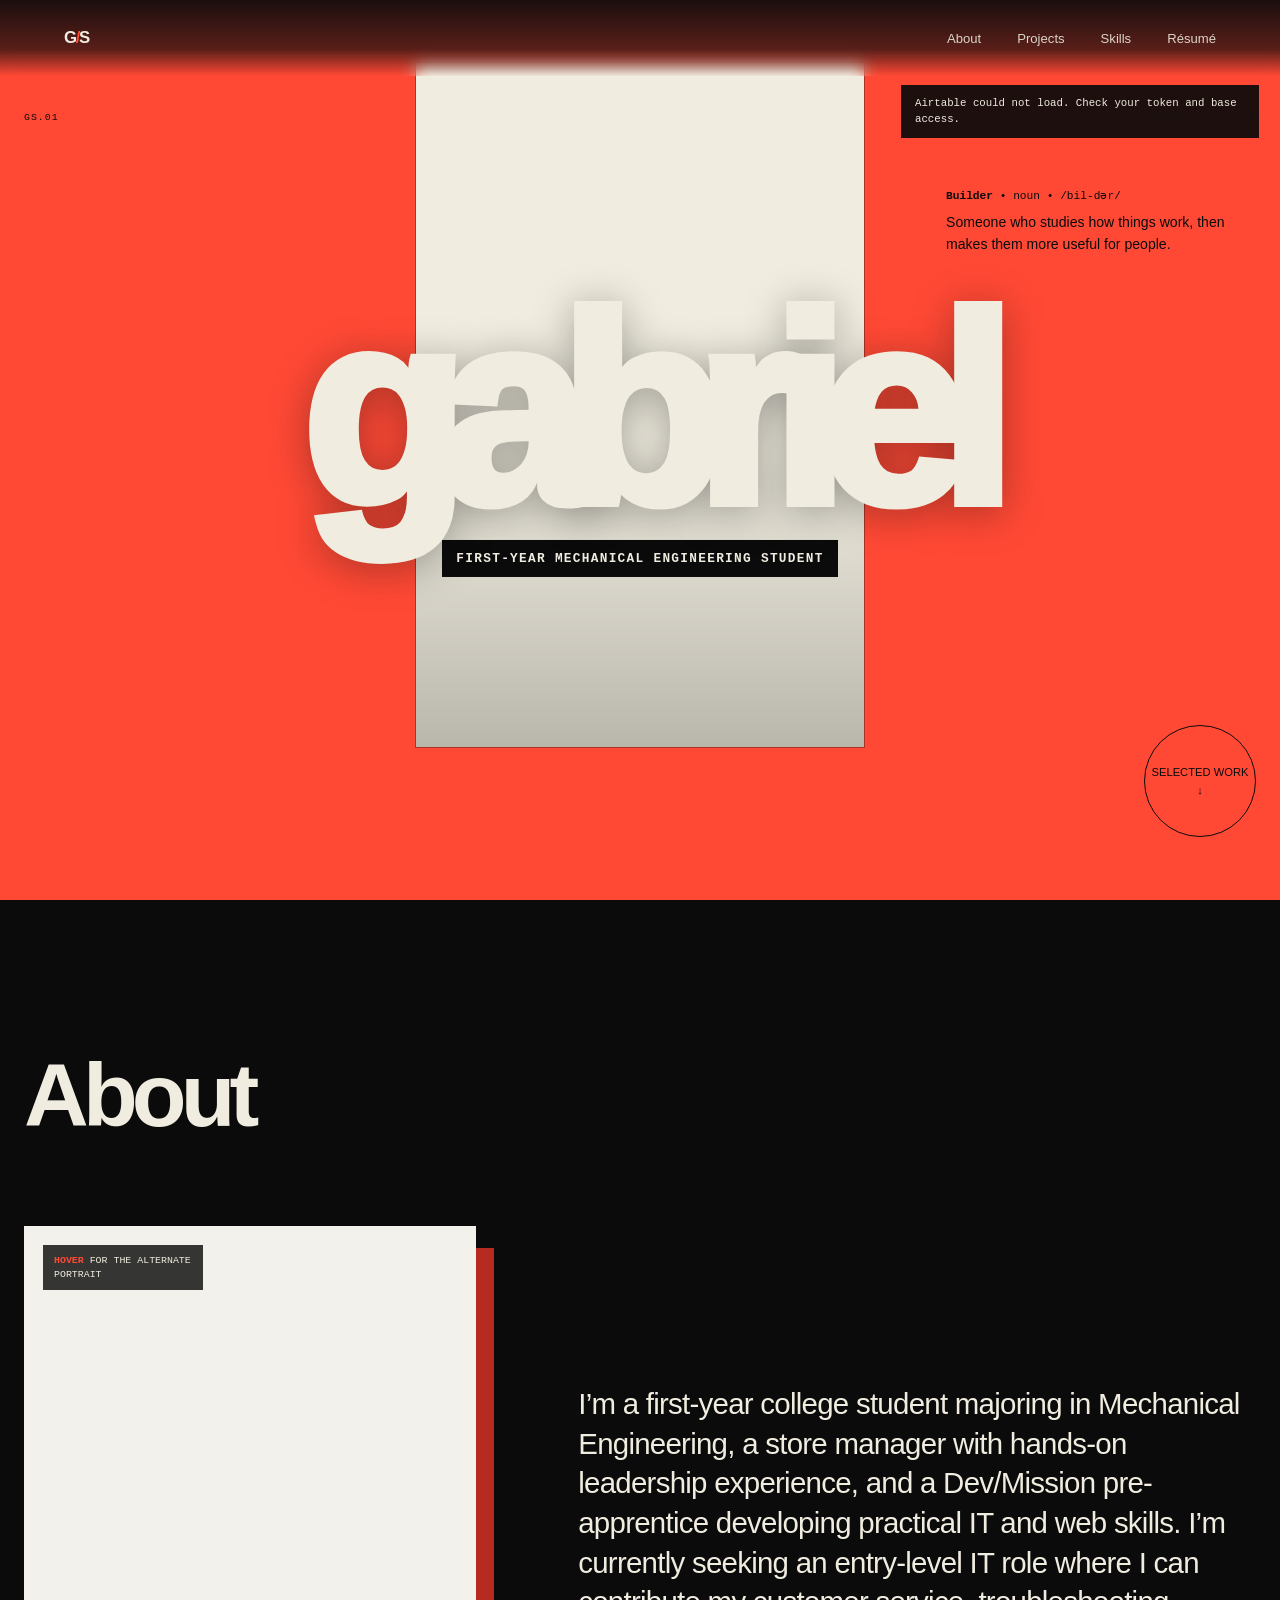
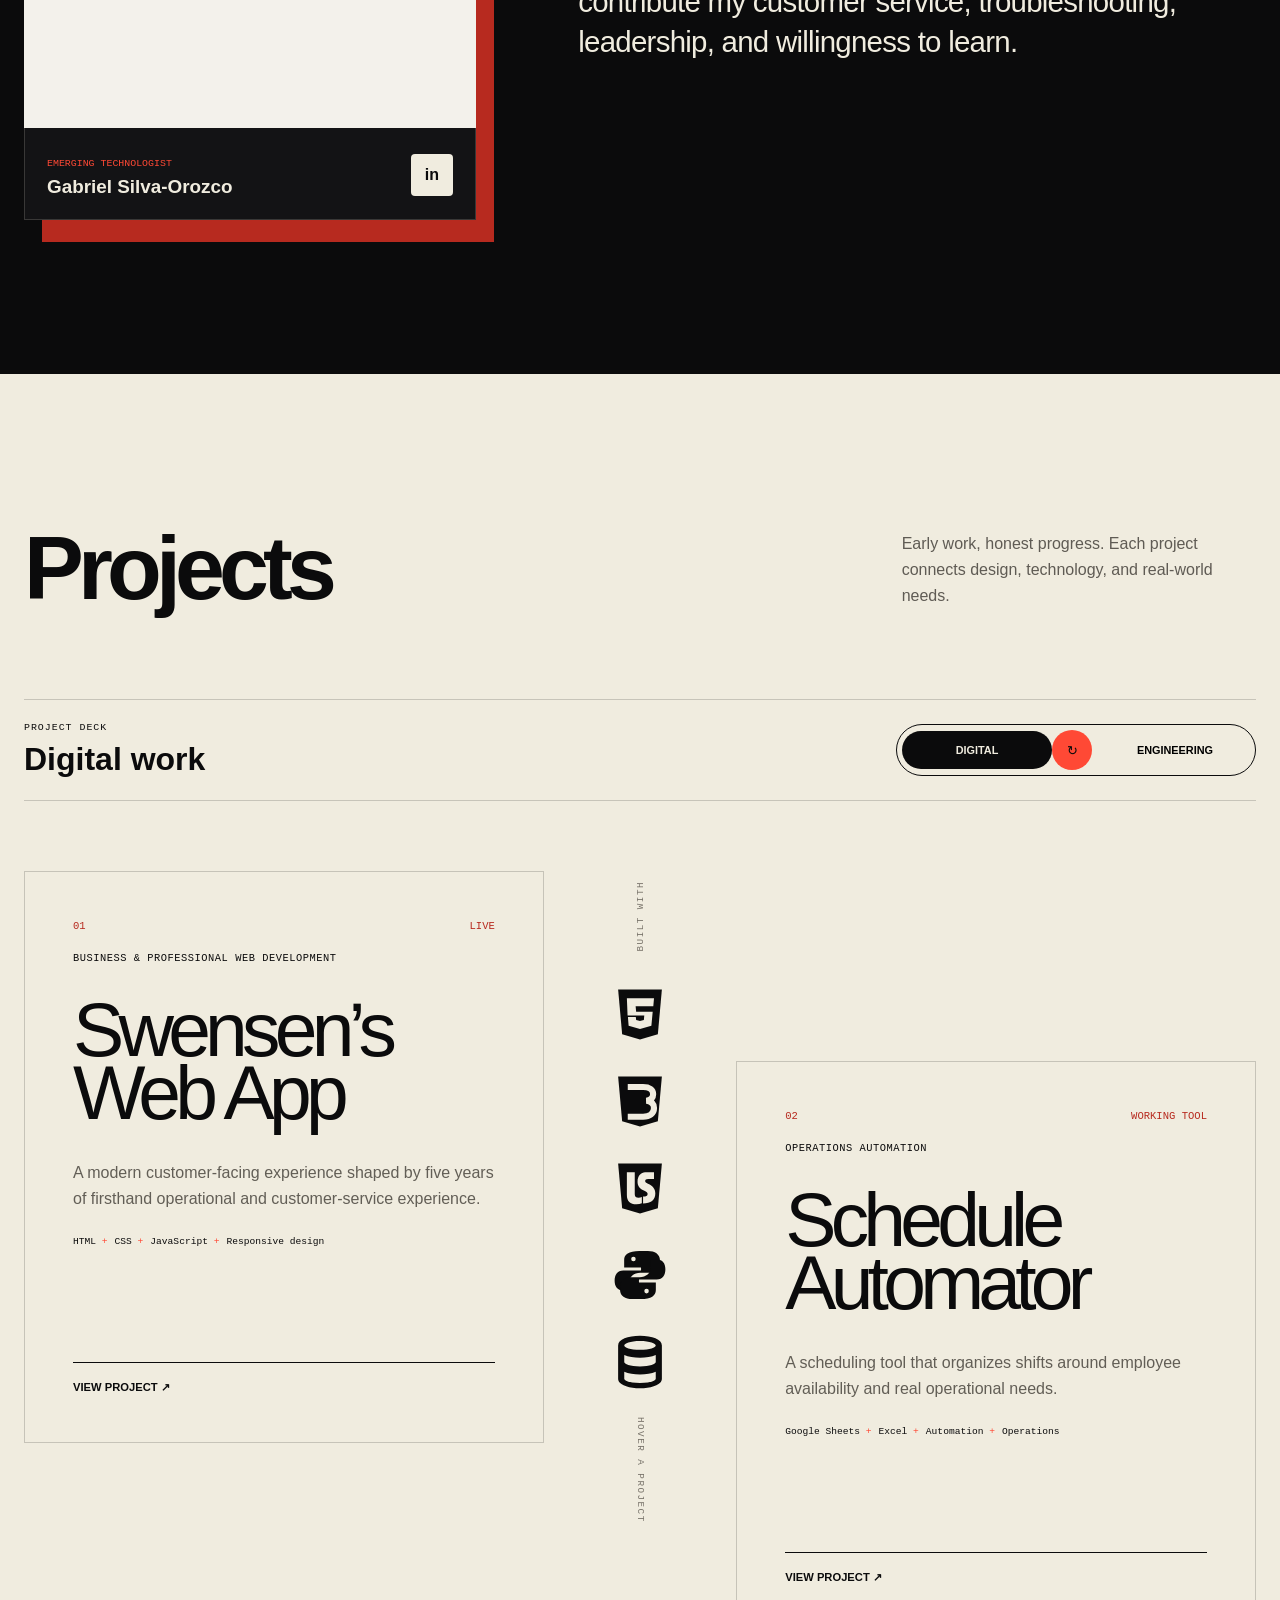
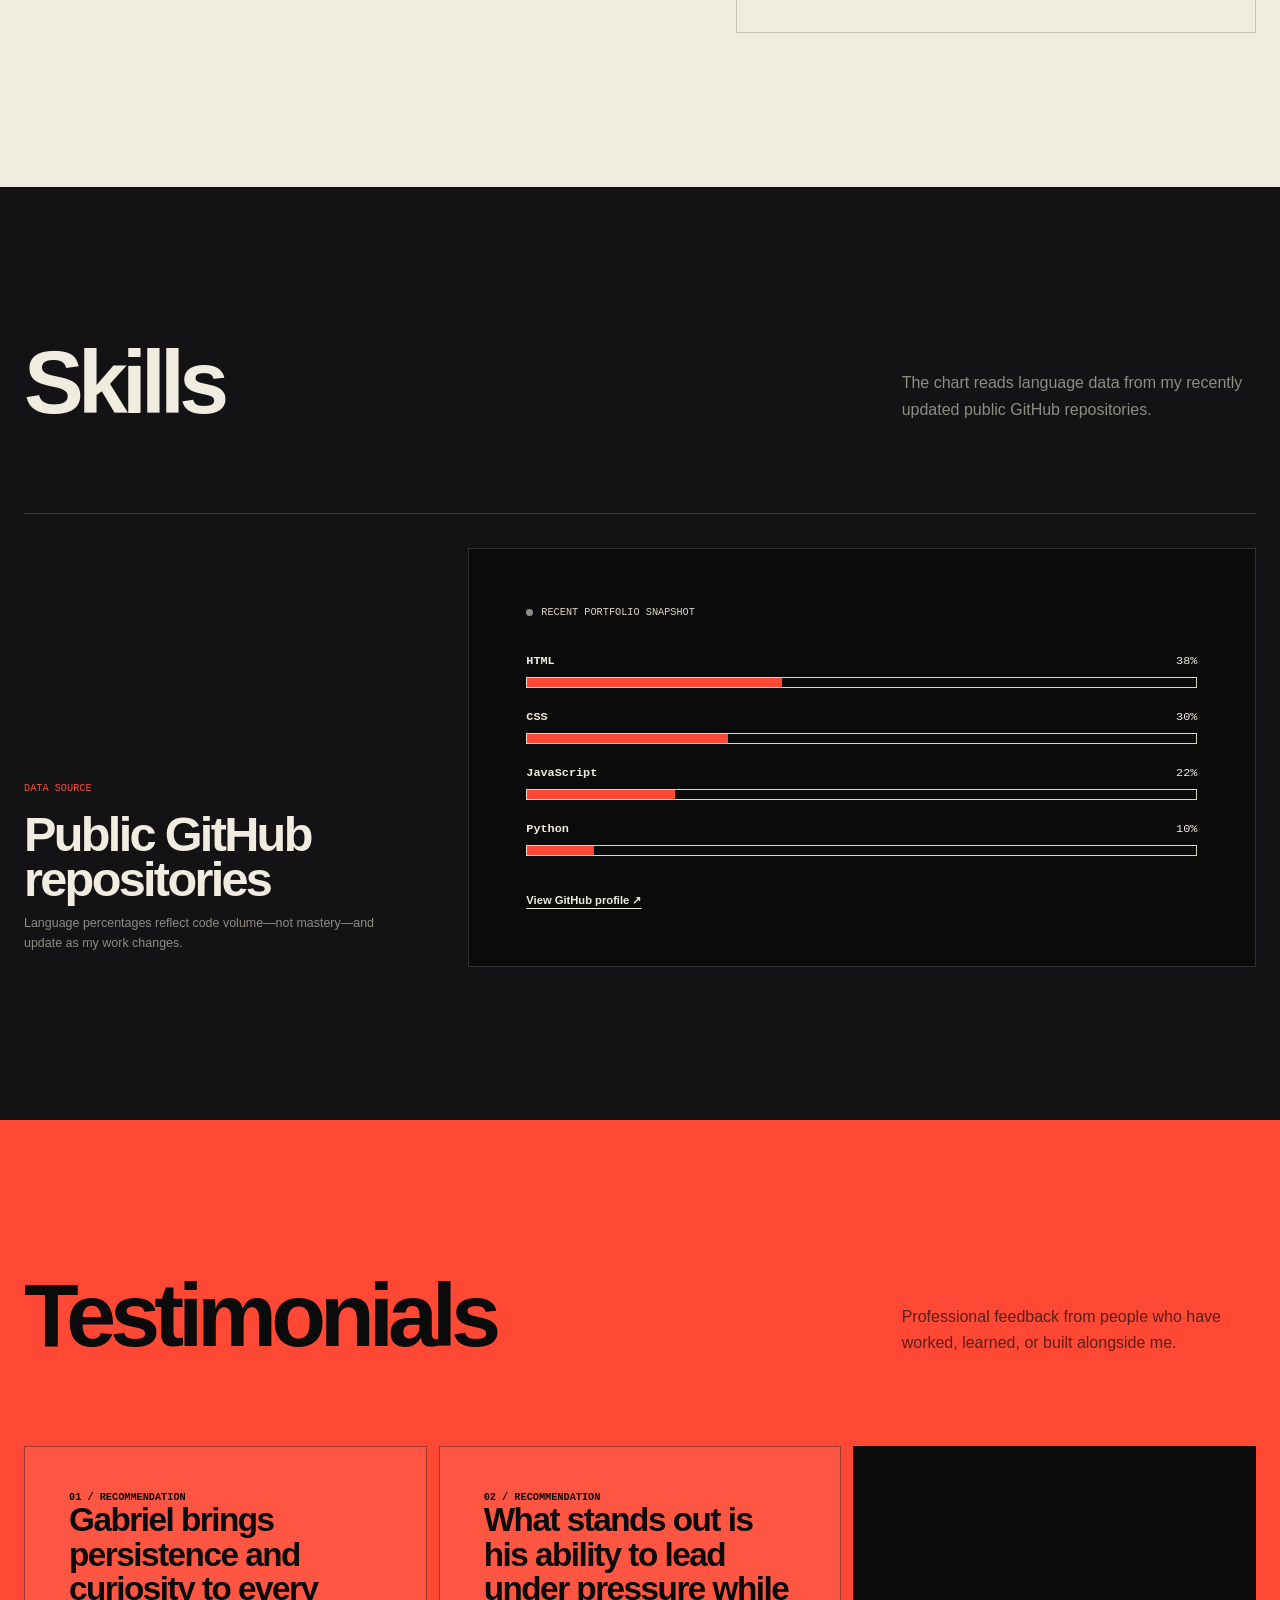
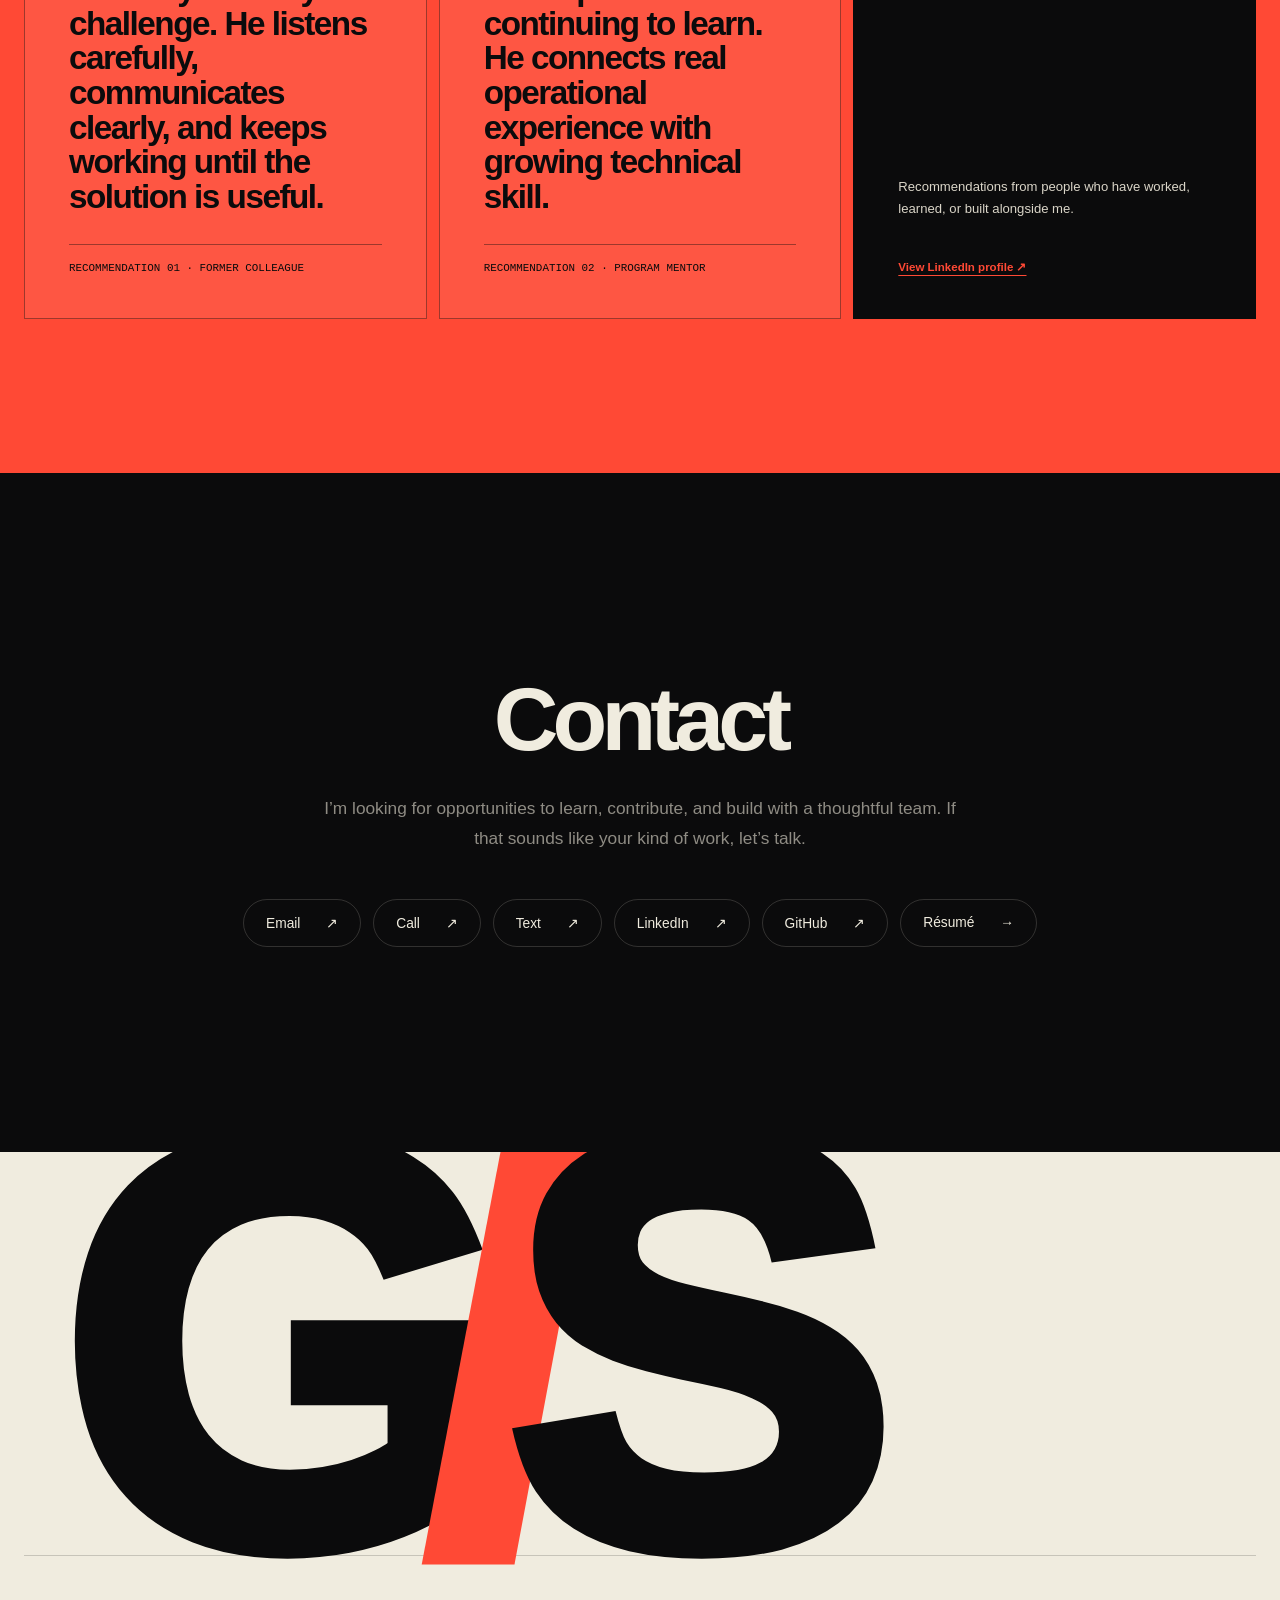
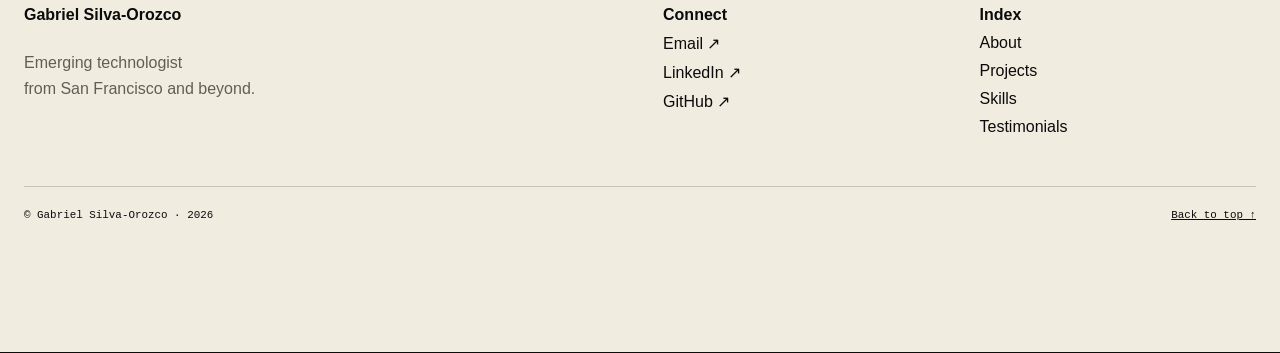
<file: index.html>
<!doctype html>
<html lang="en">
  <head>
    <meta charset="UTF-8" />
    <meta name="viewport" content="width=device-width, initial-scale=1.0" />
    <meta
      name="description"
      content="Gabriel Silva-Orozco — mechanical engineering student, store manager, and emerging technologist."
    />
    <title>Gabriel Silva-Orozco | Portfolio</title>
    <style>
:root {
  --ink: #0b0b0c;
  --panel: #131315;
  --paper: #f0ecdf;
  --paper-soft: #dad5c8;
  --muted: #8f8c84;
  --red: #ff4935;
  --red-dark: #b72a1f;
  --light-line: rgba(240, 236, 223, 0.17);
  --dark-line: rgba(11, 11, 12, 0.18);
  --max-width: 1240px;
}

* { box-sizing: border-box; }
html { scroll-behavior: smooth; scroll-padding-top: 80px; }
body { margin: 0; overflow-x: hidden; background: var(--ink); color: var(--paper); font-family: Arial, Helvetica, sans-serif; }
a { color: inherit; }
img { max-width: 100%; }
::selection { background: var(--red); color: var(--ink); }
.shell { width: min(calc(100% - 48px), var(--max-width)); margin-inline: auto; }

.site-nav { position: fixed; z-index: 50; inset: 0 0 auto; min-height: 76px; display: grid; grid-template-columns: auto 1fr; align-items: center; padding: 18px clamp(24px, 5vw, 72px); background: linear-gradient(to bottom, rgba(11,11,12,.94), rgba(11,11,12,.68) 65%, transparent); backdrop-filter: blur(8px); }
.brand { font-size: 1.05rem; font-weight: 900; letter-spacing: -.08em; text-decoration: none; }
.brand span { color: var(--red); }
.nav-links { justify-self: end; display: flex; gap: clamp(16px, 3vw, 36px); }
.nav-links a { position: relative; color: var(--paper-soft); font-size: .82rem; text-decoration: none; }
.nav-links a::after { content: ""; position: absolute; right: 100%; bottom: -7px; left: 0; height: 2px; background: var(--red); transition: right 180ms ease; }
.nav-links a:hover::after, .nav-links a:focus-visible::after { right: 0; }

.hero { min-height: 100svh; overflow: hidden; background: var(--red); color: var(--ink); }
.hero-stage { min-height: 100svh; position: relative; isolation: isolate; }
.hero-index { position: absolute; z-index: 6; top: 112px; right: 0; left: 0; display: flex; justify-content: space-between; font-family: monospace; font-size: .62rem; letter-spacing: .1em; text-transform: uppercase; }
.hero-image { position: absolute; z-index: 2; top: 7%; left: 50%; width: min(35vw, 480px); height: 76%; margin: 0; overflow: hidden; transform: translateX(-50%); background: var(--paper); box-shadow: 0 0 0 1px rgba(11,11,12,.35); }
.hero-image::after { content: ""; position: absolute; inset: 0; background: linear-gradient(to bottom, transparent 58%, rgba(11,11,12,.24)); }
.hero-image img { width: 100%; height: 100%; display: block; object-fit: cover; filter: saturate(.86) contrast(1.08); }
.hero-name { position: absolute; z-index: 4; top: 50%; left: 50%; width: 100%; transform: translate(-50%, -50%); text-align: center; pointer-events: none; }
.hero-name h1 { margin: 0; color: var(--paper); font-size: clamp(8rem, 21vw, 20rem); font-weight: 950; line-height: .68; letter-spacing: -.105em; text-shadow: 0 6px 40px rgba(11,11,12,.34); }
.hero-name p { width: max-content; max-width: 90%; margin: 34px auto 0; padding: 10px 14px; background: var(--ink); color: var(--paper); font-family: monospace; font-size: clamp(.64rem, 1vw, .82rem); font-weight: 750; letter-spacing: .1em; line-height: 1.35; text-transform: uppercase; }
.hero-definition { position: absolute; z-index: 4; top: 21%; right: 0; width: min(25vw, 310px); margin: 0; }
.hero-definition dt { font-family: monospace; font-size: .7rem; }
.hero-definition dd { margin: 10px 0 0; font-size: .88rem; line-height: 1.55; }
.hero-work-link { position: absolute; z-index: 5; right: 0; bottom: 7%; width: 112px; height: 112px; display: flex; flex-direction: column; align-items: center; justify-content: center; gap: 6px; border: 1px solid var(--ink); border-radius: 50%; color: var(--ink); font-size: .7rem; text-decoration: none; text-transform: uppercase; transition: background 180ms ease, color 180ms ease; }
.hero-work-link:hover { background: var(--ink); color: var(--red); }

.content-section { padding-block: clamp(90px, 12vw, 170px); }
.section-title { margin: 0 0 clamp(54px, 7vw, 92px); font-size: clamp(3.2rem, 7vw, 6.8rem); font-weight: 850; line-height: .92; letter-spacing: -.065em; }
.split-heading { display: grid; grid-template-columns: 1.5fr minmax(260px, .65fr); align-items: end; gap: 60px; margin-bottom: clamp(54px, 7vw, 92px); }
.split-heading .section-title { margin: 0; }
.split-heading > p { max-width: 530px; margin: 0; color: var(--muted); font-size: 1rem; line-height: 1.65; }

.about-grid { display: grid; grid-template-columns: .8fr 1.2fr; align-items: center; gap: clamp(48px, 8vw, 120px); }
.profile-card { width: min(100%, 460px); aspect-ratio: .76; position: relative; justify-self: center; outline: none; }
.profile-card:focus-visible { outline: 2px solid var(--red); outline-offset: 12px; }
.profile-card::after { content: ""; position: absolute; z-index: -1; inset: 22px -18px -22px 18px; background: var(--red-dark); }
.profile-photo { height: calc(100% - 92px); position: relative; overflow: visible; background: #f3f1eb; border: 1px solid var(--light-line); }
.professional-photo { width: 100%; height: 100%; display: block; object-fit: cover; object-position: center 18%; transition: filter 420ms ease, transform 650ms ease; }
.alternate-photo { position: absolute; z-index: 8; left: 50%; bottom: -4%; width: 142%; max-width: none; opacity: 0; transform: translateX(-50%) translateY(15%) scale(.78); transform-origin: bottom center; filter: drop-shadow(0 28px 28px rgba(0,0,0,.58)) drop-shadow(0 0 34px rgba(255,73,53,.25)); pointer-events: none; transition: opacity 220ms ease, transform 560ms cubic-bezier(.12,.9,.18,1.15); }
.profile-card:hover .professional-photo, .profile-card:focus-visible .professional-photo { filter: grayscale(.85) brightness(.33); transform: scale(1.03); }
.profile-card:hover .alternate-photo, .profile-card:focus-visible .alternate-photo { opacity: 1; transform: translateX(-50%) translateY(-7%) scale(1.06); }
.profile-cue { position: absolute; z-index: 3; top: 18px; left: 18px; max-width: 160px; padding: 9px 11px; background: rgba(11,11,12,.82); color: var(--paper); font-family: monospace; font-size: .62rem; line-height: 1.4; text-transform: uppercase; }
.profile-cue b { color: var(--red); }
.profile-plate { min-height: 92px; display: flex; align-items: center; justify-content: space-between; gap: 22px; padding: 20px 22px 18px; border: 1px solid var(--light-line); border-top: 0; background: var(--panel); }
.profile-plate span { color: var(--red); font-family: monospace; font-size: .62rem; text-transform: uppercase; }
.profile-plate h3 { margin: 6px 0 0; font-size: 1.18rem; }
.linkedin-button { width: 42px; height: 42px; display: grid; flex: 0 0 auto; place-items: center; border-radius: 4px; background: var(--paper); color: var(--ink); font-weight: 900; text-decoration: none; }
.linkedin-button:hover { background: var(--red); }
.about-copy { margin: 0; color: var(--paper); font-size: clamp(1.35rem, 2.3vw, 2rem); line-height: 1.35; letter-spacing: -.025em; }

.projects-section { background: var(--paper); color: var(--ink); }
.projects-section .split-heading > p { color: #5f5b54; }
.project-controls { display: flex; align-items: center; justify-content: space-between; gap: 30px; margin-bottom: 70px; padding-block: 22px; border-block: 1px solid var(--dark-line); }
.project-controls > div { display: grid; gap: 8px; }
.project-controls > div span { font-family: monospace; font-size: .62rem; letter-spacing: .1em; text-transform: uppercase; }
.project-controls strong { font-size: 2rem; }
.project-toggle { min-width: 360px; display: grid; grid-template-columns: 1fr 48px 1fr; align-items: center; gap: 0; padding: 5px; border: 1px solid var(--ink); border-radius: 999px; background: transparent; cursor: pointer; }
.project-toggle span { padding: 13px 12px; border-radius: 999px; font-size: .68rem; font-weight: 750; text-transform: uppercase; }
.project-toggle span.active { background: var(--ink); color: var(--paper); }
.project-toggle i { width: 40px; height: 40px; display: grid; place-items: center; border-radius: 50%; background: var(--red); color: var(--ink); font-style: normal; transition: transform 450ms ease; }
.project-toggle.engineering i { transform: rotate(180deg); }
.project-panel { grid-template-columns: minmax(0,1fr) 90px minmax(0,1fr); align-items: start; gap: clamp(26px, 4vw, 62px); }
.project-panel.active { display: grid; animation: deck-in 420ms ease both; }
.project-panel[hidden] { display: none; }
@keyframes deck-in { from { opacity: 0; transform: rotateY(20deg); } to { opacity: 1; transform: rotateY(0); } }
.project-card { border: 1px solid var(--dark-line); transition: background 180ms ease, color 180ms ease; }
.project-card-right { margin-top: 190px; }
.project-card > a { min-height: 570px; display: flex; flex-direction: column; padding: clamp(28px, 4vw, 48px); color: inherit; text-decoration: none; }
.project-card:hover, .project-card:focus-within { background: var(--ink); color: var(--paper); }
.project-top { display: flex; justify-content: space-between; gap: 30px; color: var(--red-dark); font-family: monospace; font-size: .66rem; text-transform: uppercase; }
.project-category { margin: 20px 0 0; font-family: monospace; font-size: .65rem; letter-spacing: .05em; text-transform: uppercase; }
.project-card h3 { margin: 34px 0 0; font-size: clamp(3rem, 6vw, 6.5rem); font-weight: 500; line-height: .82; letter-spacing: -.075em; }
.project-description { max-width: 440px; margin: 36px 0 0; color: #625e56; line-height: 1.6; }
.project-card:hover .project-description { color: var(--paper-soft); }
.tags { display: flex; flex-wrap: wrap; gap: 7px; margin-top: 25px; }
.tags span { font-family: monospace; font-size: .6rem; }
.tags span:not(:last-child)::after { content: " +"; color: var(--red); }
.project-action { margin-top: auto; padding-top: 18px; border-top: 1px solid currentColor; font-size: .7rem; text-transform: uppercase; }
.technology-spine { position: sticky; top: 105px; display: flex; flex-direction: column; align-items: center; gap: 23px; padding-block: 10px; }
.spine-label, .spine-hint { writing-mode: vertical-rl; color: #777269; font-family: monospace; font-size: .58rem; letter-spacing: .16em; text-transform: uppercase; }
.spine-label { margin-bottom: 8px; transform: rotate(180deg); }
.technology-icon { width: 64px; min-height: 64px; display: grid; place-items: center; position: relative; color: var(--ink); outline: none; cursor: help; transition: color 180ms ease; }
.technology-icon svg { width: 56px; height: 56px; display: block; }
.technology-icon:hover, .technology-icon:focus-visible, .technology-icon.highlighted { color: var(--red-dark); }
.icon-tooltip { position: absolute; z-index: 5; top: 50%; left: calc(100% + 10px); width: max-content; padding: 6px 8px; border: 1px solid var(--ink); background: var(--paper); color: var(--ink); font-family: monospace; font-size: .58rem; font-weight: 750; text-transform: uppercase; opacity: 0; transform: translate(-5px,-50%); pointer-events: none; transition: opacity 150ms ease, transform 150ms ease; }
.technology-icon:hover .icon-tooltip, .technology-icon:focus-visible .icon-tooltip { opacity: 1; transform: translate(0,-50%); }
.build-note { min-height: 480px; display: flex; flex-direction: column; justify-content: end; padding: clamp(26px,3.5vw,46px); border: 1px dashed var(--dark-line); }
.build-note > span { color: var(--red-dark); font-family: monospace; font-size: .64rem; text-transform: uppercase; }
.build-note h3 { margin: auto 0 22px; font-size: clamp(2rem,4vw,4rem); line-height: .9; letter-spacing: -.06em; }
.build-note p { color: #625e56; line-height: 1.62; }

.skills-section { background: var(--panel); }
.skills-grid { display: grid; grid-template-columns: minmax(220px,.62fr) minmax(0,1.38fr); align-items: stretch; gap: clamp(36px,7vw,100px); padding-top: 34px; border-top: 1px solid var(--light-line); }
.skills-note { display: flex; flex-direction: column; justify-content: end; }
.skills-note > span { color: var(--red); font-family: monospace; font-size: .64rem; text-transform: uppercase; }
.skills-note strong { max-width: 320px; margin-top: 18px; font-size: clamp(1.9rem,3.8vw,3.7rem); line-height: .92; letter-spacing: -.055em; }
.skills-note p { max-width: 380px; color: var(--muted); font-size: .78rem; line-height: 1.6; }
.skills-chart { padding: clamp(28px,4.5vw,58px); border: 1px solid var(--light-line); background: var(--ink); }
.skills-status { display: flex; align-items: center; gap: 8px; color: var(--paper-soft); font-family: monospace; font-size: .64rem; text-transform: uppercase; }
.skills-status span { width: 7px; height: 7px; border-radius: 50%; background: var(--muted); }
.skills-status.live span { background: #35b86b; box-shadow: 0 0 0 4px rgba(53,184,107,.14); }
.skills-bars { display: grid; gap: 22px; margin-top: 36px; }
.skill-row > div { display: flex; justify-content: space-between; margin-bottom: 9px; font-family: monospace; font-size: .74rem; }
.skill-track { height: 11px; display: block; overflow: hidden; border: 1px solid var(--paper-soft); }
.skill-track i { height: 100%; display: block; background: var(--red); transition: width 550ms ease; }
.skills-chart > a { display: inline-block; margin-top: 38px; font-size: .7rem; font-weight: 750; text-underline-offset: 4px; }

.testimonials-section { background: var(--red); color: var(--ink); }
.testimonials-section .split-heading > p { color: rgba(11,11,12,.68); }
.testimonial-grid { display: grid; grid-template-columns: repeat(3,minmax(0,1fr)); gap: 12px; }
.testimonial-card, .testimonial-note { min-height: 420px; padding: clamp(25px,3.5vw,44px); border: 1px solid rgba(11,11,12,.4); }
.testimonial-card { display: flex; flex-direction: column; background: rgba(240,236,223,.08); }
.testimonial-card > span { font-family: monospace; font-size: .64rem; font-weight: 750; text-transform: uppercase; }
.testimonial-card blockquote { margin: auto 0 30px; font-size: clamp(1.55rem,2.6vw,2.7rem); font-weight: 760; line-height: 1.04; letter-spacing: -.045em; }
.testimonial-card p { margin: 0; padding-top: 17px; border-top: 1px solid rgba(11,11,12,.4); font-family: monospace; font-size: .68rem; text-transform: uppercase; }
.testimonial-note { display: flex; flex-direction: column; justify-content: end; background: var(--ink); color: var(--paper); }
.testimonial-note p { color: var(--paper-soft); font-size: .82rem; line-height: 1.65; }
.testimonial-note a { margin-top: 28px; color: var(--red); font-size: .72rem; font-weight: 750; text-underline-offset: 4px; }

.contact-section { padding-block: clamp(100px,16vw,220px); text-align: center; }
.contact-section .section-title { margin-bottom: 0; }
.contact-section > p { max-width: 650px; margin: 34px auto 0; color: var(--muted); font-size: 1.08rem; line-height: 1.7; }
.contact-links { display: flex; flex-wrap: wrap; justify-content: center; gap: 12px; margin-top: 46px; }
.contact-links a { padding: 15px 22px; border: 1px solid var(--light-line); border-radius: 999px; font-size: .86rem; text-decoration: none; transition: background 180ms ease, color 180ms ease; }
.contact-links a:hover { background: var(--red); color: var(--ink); }
.contact-links span { margin-left: 22px; }

.footer { min-height: 800px; position: relative; overflow: hidden; background: var(--paper); color: var(--ink); }
.footer-mark { margin: 0; padding-inline: clamp(16px,4vw,60px); color: var(--ink); font-size: min(45vw,43rem); font-weight: 950; line-height: .7; letter-spacing: -.14em; white-space: nowrap; }
.footer-mark span { color: var(--red); }
.footer-grid { display: grid; grid-template-columns: 1.3fr .6fr .6fr; gap: 40px; padding-block: 50px; border-top: 1px solid var(--dark-line); }
.footer-grid p { color: #625e56; line-height: 1.6; }
.footer-grid > div { display: flex; flex-direction: column; gap: 10px; }
.footer-grid a { width: max-content; text-decoration: none; }
.footer-grid a:hover { color: var(--red-dark); }
.footer-base { display: flex; justify-content: space-between; padding-block: 22px; border-top: 1px solid var(--dark-line); font-family: monospace; font-size: .68rem; }

.technology-readout { position: fixed; z-index: 70; bottom: 22px; left: 50%; width: max-content; max-width: calc(100vw - 32px); padding: 9px 13px; background: rgba(240,236,223,.92); color: var(--red); font-size: clamp(1.35rem,3.1vw,2.65rem); font-weight: 820; letter-spacing: -.045em; opacity: 0; transform: translate(-50%,18px); pointer-events: none; backdrop-filter: blur(10px); transition: opacity 160ms ease, transform 160ms ease; }
.technology-readout.visible { opacity: 1; transform: translate(-50%,0); }
.technology-readout sup { margin-left: 4px; font-size: .42em; vertical-align: super; }
.click-pulse { position: fixed; z-index: 100; width: 12px; height: 12px; border: 2px solid var(--red); border-radius: 50%; transform: translate(-50%,-50%); pointer-events: none; animation: pulse-out 500ms ease-out forwards; }
@keyframes pulse-out { to { width: 70px; height: 70px; opacity: 0; } }

@media (max-width: 900px) {
  .about-grid, .skills-grid { grid-template-columns: 1fr; }
  .project-panel.active { grid-template-columns: 1fr; }
  .technology-spine { position: sticky; z-index: 8; top: 66px; grid-row: 1; flex-direction: row; justify-content: center; gap: 12px; padding: 12px; background: rgba(240,236,223,.92); border-block: 1px solid var(--dark-line); backdrop-filter: blur(14px); }
  .spine-label, .spine-hint { writing-mode: initial; }
  .spine-label { margin: 0; transform: none; }
  .spine-hint, .icon-tooltip { display: none; }
  .project-card-right { margin-top: 0; }
  .testimonial-grid { grid-template-columns: 1fr 1fr; }
  .testimonial-note { grid-column: 1/-1; min-height: 230px; }
}

@media (max-width: 680px) {
  .shell { width: calc(100% - 32px); }
  .site-nav { min-height: 58px; padding: 14px 16px; gap: 16px; }
  .nav-links { gap: 15px; overflow-x: auto; }
  .nav-links a { font-size: .72rem; white-space: nowrap; }
  .hero, .hero-stage { min-height: 900px; }
  .hero-index { top: 90px; }
  .hero-image { top: 13%; width: 61vw; height: 49%; }
  .hero-name { top: 40%; }
  .hero-name h1 { font-size: clamp(6rem,28vw,10rem); }
  .hero-name p { margin-top: 22px; font-size: .56rem; }
  .hero-definition { top: auto; right: 0; bottom: 24%; width: 47%; }
  .hero-work-link { width: 78px; height: 78px; font-size: .55rem; }
  .section-title { font-size: clamp(2.8rem,14vw,4.6rem); }
  .split-heading { grid-template-columns: 1fr; gap: 28px; }
  .profile-card { width: min(100% - 10px,420px); aspect-ratio: .71; margin-bottom: 36px; }
  .project-controls { align-items: stretch; flex-direction: column; }
  .project-toggle { width: 100%; min-width: 0; }
  .project-card > a { min-height: 430px; }
  .technology-spine { margin-inline: -16px; overflow-x: auto; justify-content: flex-start; padding-inline: 16px; }
  .technology-icon { width: 46px; min-height: 46px; flex: 0 0 auto; }
  .technology-icon svg { width: 42px; height: 42px; }
  .testimonial-grid { grid-template-columns: 1fr; }
  .testimonial-note { grid-column: auto; }
  .footer { min-height: 700px; }
  .footer-mark { font-size: 52vw; }
  .footer-grid { grid-template-columns: 1fr 1fr; }
  .footer-grid > div:first-child { grid-column: 1/-1; }
}

@media (prefers-reduced-motion: reduce) {
  html { scroll-behavior: auto; }
  *, *::before, *::after { animation: none !important; transition: none !important; }
}

/* Dedicated HTML resume page - no PDF or resume asset required */
.resume-page { min-height: 100dvh; overflow: auto; background: #d5d0c5; color: #121212; font-family: Georgia, "Times New Roman", serif; }
.resume-toolbar { position: sticky; z-index: 20; top: 0; min-height: 64px; display: grid; grid-template-columns: 1fr auto 1fr; align-items: center; gap: 20px; padding: 12px clamp(16px, 4vw, 48px); border-bottom: 1px solid var(--light-line); background: var(--ink); color: var(--paper); font-family: Arial, Helvetica, sans-serif; }
.resume-toolbar a, .resume-toolbar button { width: max-content; padding: 0; border: 0; background: transparent; color: inherit; font: inherit; font-size: .72rem; font-weight: 750; text-decoration: none; text-transform: uppercase; cursor: pointer; }
.resume-toolbar a:hover, .resume-toolbar a:focus-visible, .resume-toolbar button:hover, .resume-toolbar button:focus-visible { color: var(--red); }
.resume-toolbar p { margin: 0; font-family: monospace; font-size: .68rem; letter-spacing: .06em; text-align: center; text-transform: uppercase; }
.resume-toolbar p span { color: var(--red); }
.resume-back { justify-self: start; }
.resume-back span { margin-right: 8px; color: var(--red); }
.resume-print { justify-self: end; }
.resume-print span { margin-left: 8px; color: var(--red); }
.resume-shell { width: min(calc(100% - 36px), 1060px); margin: 38px auto 60px; }
.html-resume { padding: clamp(38px, 6vw, 70px); background: #fff; box-shadow: 0 18px 60px rgba(0, 0, 0, .2); }
.resume-heading { margin-bottom: 22px; text-align: center; }
.resume-heading h1 { margin: 0; font-size: clamp(2rem, 4vw, 3.15rem); line-height: 1; letter-spacing: -.025em; }
.resume-contact { display: flex; flex-wrap: wrap; justify-content: center; gap: 4px 9px; margin-top: 10px; font-size: .88rem; font-style: normal; line-height: 1.45; }
.resume-contact a, .html-resume h3 a { color: inherit; text-decoration-color: transparent; text-underline-offset: 3px; transition: color 160ms ease, text-decoration-color 160ms ease; }
.resume-contact a:hover, .resume-contact a:focus-visible, .html-resume h3 a:hover, .html-resume h3 a:focus-visible { color: var(--red-dark); text-decoration-color: currentColor; }
.resume-section { margin-top: 21px; }
.resume-section h2 { margin: 0 0 8px; padding-bottom: 5px; border-bottom: 1px solid #585858; font-size: .98rem; letter-spacing: .025em; line-height: 1; text-transform: uppercase; }
.resume-item + .resume-item { margin-top: 18px; }
.resume-item-heading { display: grid; grid-template-columns: minmax(0, 1fr) auto; align-items: baseline; gap: 18px; }
.resume-item-heading h3 { margin: 0; font-size: .92rem; line-height: 1.3; }
.resume-item-heading h3 em { font-weight: 600; }
.resume-item-heading time { font-size: .84rem; white-space: nowrap; }
.html-resume ul { margin: 4px 0 0 31px; padding: 0; }
.html-resume li { margin-top: 3px; padding-left: 5px; font-size: .86rem; line-height: 1.32; }
.resume-skills { margin-top: 0 !important; }

@media (max-width: 700px) {
  .resume-toolbar { min-height: 58px; grid-template-columns: 1fr 1fr; }
  .resume-toolbar p { display: none; }
  .resume-shell { width: 100%; margin: 0; }
  .html-resume { padding: 30px 20px 44px; box-shadow: none; }
  .resume-contact { font-size: .78rem; }
  .resume-item-heading { grid-template-columns: 1fr; gap: 3px; }
  .resume-item-heading time { font-style: italic; }
  .html-resume ul { margin-left: 24px; }
}

@media print {
  @page { size: letter; margin: .42in .5in; }
  .resume-page { background: #fff; }
  .resume-toolbar { display: none; }
  .resume-shell { width: auto; margin: 0; }
  .html-resume { padding: 0; box-shadow: none; }
  .resume-heading { margin-bottom: 9px; }
  .resume-heading h1 { font-size: 19pt; }
  .resume-contact { margin-top: 4px; font-size: 8.2pt; }
  .resume-section { margin-top: 8px; break-inside: avoid; }
  .resume-section h2 { margin-bottom: 4px; padding-bottom: 2px; font-size: 9.3pt; }
  .resume-item + .resume-item { margin-top: 7px; }
  .resume-item-heading h3 { font-size: 8.5pt; }
  .resume-item-heading time { font-size: 8pt; }
  .html-resume ul { margin-top: 1px; margin-left: 24px; }
  .html-resume li { margin-top: 1px; font-size: 7.75pt; line-height: 1.16; }
  .resume-contact a, .html-resume h3 a { text-decoration: none; }
}


/* Airtable connection message */
.airtable-status {
  position: fixed;
  z-index: 90;
  top: 84px;
  right: 20px;
  max-width: min(360px, calc(100vw - 40px));
  padding: 11px 14px;
  border: 1px solid rgba(240, 236, 223, .26);
  background: rgba(11, 11, 12, .93);
  color: var(--paper);
  font-family: monospace;
  font-size: .67rem;
  line-height: 1.45;
  opacity: 1;
  transform: translateY(0);
  backdrop-filter: blur(12px);
  transition: opacity 220ms ease, transform 220ms ease;
}
.airtable-status:empty { display: none; }
.airtable-status.success { border-color: rgba(53, 184, 107, .7); }
.airtable-status.error { border-color: var(--red); }
.airtable-status.hide { opacity: 0; transform: translateY(-8px); pointer-events: none; }

    </style>
  </head>

  <body>
    <nav class="site-nav" aria-label="Main navigation">
      <a class="brand" href="#top" aria-label="Gabriel Silva-Orozco home">G<span>/</span>S</a>
      <div class="nav-links">
        <a href="#about">About</a>
        <a href="#projects">Projects</a>
        <a href="#skills">Skills</a>
        <a href="resume.html">Résumé</a>
      </div>
    </nav>

    <div id="airtable-status" class="airtable-status" role="status" aria-live="polite"></div>

    <main id="top">
      <header class="hero">
        <div class="hero-stage shell">
          <div class="hero-index">
            <span>GS.01</span>
            <span>San Francisco · 2026</span>
          </div>

          <figure class="hero-image">
            <img id="hero-image" src="[data-uri]" alt="Mechanical engineering tools and components" />
          </figure>

          <div class="hero-name">
            <h1>gabriel</h1>
            <p>First-year mechanical engineering student</p>
          </div>

          <dl class="hero-definition">
            <dt><strong>Builder</strong> <span>• noun •</span> /bil-dər/</dt>
            <dd>Someone who studies how things work, then makes them more useful for people.</dd>
          </dl>

          <a class="hero-work-link" href="#projects">
            <span>Selected work</span>
            <b aria-hidden="true">↓</b>
          </a>
        </div>
      </header>

      <section id="about" class="content-section shell">
        <h2 class="section-title">About</h2>

        <div class="about-grid">
          <div class="profile-card" tabindex="0" aria-label="Gabriel's profile card; hover to see the alternate image">
            <div class="profile-photo">
              <img id="professional-photo" class="professional-photo" src="[data-uri]" alt="Gabriel Silva-Orozco in professional attire" />
              <img id="alternate-photo" class="alternate-photo" src="[data-uri]" alt="" aria-hidden="true" />
              <span class="profile-cue"><b>Hover</b> for the alternate portrait</span>
            </div>
            <div class="profile-plate">
              <div>
                <span>Emerging technologist</span>
                <h3>Gabriel Silva-Orozco</h3>
              </div>
              <a class="linkedin-button" href="https://www.linkedin.com/in/gabriel-silva-orozco/" target="_blank" rel="noreferrer" aria-label="Gabriel on LinkedIn">in</a>
            </div>
          </div>

          <p class="about-copy">
            I’m a first-year college student majoring in Mechanical Engineering,
            a store manager with hands-on leadership experience, and a Dev/Mission
            pre-apprentice developing practical IT and web skills. I’m currently
            seeking an entry-level IT role where I can contribute my customer
            service, troubleshooting, leadership, and willingness to learn.
          </p>
        </div>
      </section>

      <section id="projects" class="content-section projects-section">
        <div class="shell">
          <div class="split-heading">
            <h2 class="section-title">Projects</h2>
            <p>Early work, honest progress. Each project connects design, technology, and real-world needs.</p>
          </div>

          <div class="project-controls">
            <div>
              <span>Project deck</span>
              <strong id="deck-title">Digital work</strong>
            </div>
            <button id="project-toggle" class="project-toggle" type="button" aria-pressed="false">
              <span class="digital-label active">Digital</span>
              <i aria-hidden="true">↻</i>
              <span class="engineering-label">Engineering</span>
            </button>
          </div>

          <div id="digital-panel" class="project-panel active" data-project-panel="digital">
            <article class="project-card" data-tech="html css javascript">
              <a href="https://gsilva0r-gif.github.io/swensens-webapp/" target="_blank" rel="noreferrer">
                <div class="project-top"><span>01</span><span>Live</span></div>
                <p class="project-category">Business & professional web development</p>
                <h3>Swensen’s<br />Web App</h3>
                <p class="project-description">A modern customer-facing experience shaped by five years of firsthand operational and customer-service experience.</p>
                <div class="tags"><span>HTML</span><span>CSS</span><span>JavaScript</span><span>Responsive design</span></div>
                <strong class="project-action">View project ↗</strong>
              </a>
            </article>

            <div class="technology-spine" aria-label="Digital technologies">
              <span class="spine-label">Built with</span>

              <div class="technology-icon" data-language="html" data-label="HTML5" tabindex="0" role="img" aria-label="HTML5">
                <svg viewBox="0 0 64 64" aria-hidden="true"><path d="M7 4h50l-4.6 51.2L32 61 11.6 55.2 7 4Z" fill="currentColor"/><path d="M17 14h31l-.8 9H27l.6 6.5h18.9L45 45.3 32 49l-13-3.7-.8-10h9l.4 3.5L32 40l4.4-1.2.5-5H17.8L17 14Z" fill="var(--paper)"/></svg>
                <span class="icon-tooltip">HTML5</span>
              </div>

              <div class="technology-icon" data-language="css" data-label="CSS3" tabindex="0" role="img" aria-label="CSS3">
                <svg viewBox="0 0 64 64" aria-hidden="true"><path d="M7 4h50l-4.6 51.2L32 61 11.6 55.2 7 4Z" fill="currentColor"/><path d="M18 16h17.5c7.4 0 11.5 3.1 11.5 8.2 0 4.1-2.6 6.6-7.5 7.6 5.3.8 8.5 3.7 8.5 8.2 0 6.1-4.8 10-12.5 10H18" fill="none" stroke="var(--paper)" stroke-width="7"/></svg>
                <span class="icon-tooltip">CSS3</span>
              </div>

              <div class="technology-icon" data-language="javascript" data-label="JavaScript" tabindex="0" role="img" aria-label="JavaScript">
                <svg viewBox="0 0 64 64" aria-hidden="true"><path d="M7 4h50l-4.6 51.2L32 61 11.6 55.2 7 4Z" fill="currentColor"/><path d="M17 14h9v25c0 2.7 1.5 4 4.4 4 1.4 0 2.6-.3 3.7-.8v7.1c-1.8.8-3.8 1.2-6.2 1.2-7.2 0-10.9-3.5-10.9-10.6V14Zm20.8 0H48v7.8h-6.8c-2.2 0-3.3.8-3.3 2.3 0 1.2 1 2.2 3.2 3.1 5.6 2.3 8.4 6 8.4 11.1 0 7.5-5.1 11.4-14 11.4v-7.9c3.5 0 5.2-1 5.2-3 0-1.4-1.2-2.6-3.7-3.6-5.2-2.1-7.8-5.6-7.8-10.4 0-6.8 4.2-10.8 8.6-10.8Z" fill="var(--paper)"/></svg>
                <span class="icon-tooltip">JavaScript</span>
              </div>

              <div class="technology-icon" data-language="python" data-label="Python" tabindex="0" role="img" aria-label="Python">
                <svg viewBox="0 0 64 64" aria-hidden="true"><path d="M31.2 4.5c-12.3 0-17.3 4-17.3 10.4v8.4h19.3v3.5H13C5.9 26.8 3 32 3 38.6c0 6.5 3.3 11 9.3 11h7.2v-8.8c0-6.7 5.8-11.3 12.8-11.3h12c5.8 0 10.5-4.8 10.5-10.6v-4C54.8 8.2 48.9 4.5 41 4.5h-9.8Z" fill="currentColor"/><path d="M32.8 59.5c12.3 0 17.3-4 17.3-10.4v-8.4H30.8v-3.5H51c7.1 0 10-5.2 10-11.8 0-6.5-3.3-11-9.3-11h-7.2v8.8c0 6.7-5.8 11.3-12.8 11.3h-12c-5.8 0-10.5 4.8-10.5 10.6v4c0 6.7 5.9 10.4 13.8 10.4h9.8Z" fill="currentColor"/><circle cx="24.5" cy="13.6" r="2.6" fill="var(--paper)"/><circle cx="39.5" cy="50.4" r="2.6" fill="var(--paper)"/></svg>
                <span class="icon-tooltip">Python</span>
              </div>

              <div class="technology-icon" data-language="sql" data-label="SQL" tabindex="0" role="img" aria-label="SQL">
                <svg viewBox="0 0 64 64" aria-hidden="true"><path d="M7 13c0-7 11.2-11 25-11s25 4 25 11v38c0 7-11.2 11-25 11S7 58 7 51V13Zm7 0c0 2.2 6.6 5 18 5s18-2.8 18-5-6.6-5-18-5-18 2.8-18 5Zm0 11v8c0 2.2 6.6 5 18 5s18-2.8 18-5v-8c-4.7 2.1-11.1 3.2-18 3.2S18.7 26.1 14 24Zm0 19v8c0 2.2 6.6 5 18 5s18-2.8 18-5v-8c-4.7 2.1-11.1 3.2-18 3.2S18.7 45.1 14 43Z" fill="currentColor"/></svg>
                <span class="icon-tooltip">SQL</span>
              </div>

              <span class="spine-hint">Hover a project</span>
            </div>

            <article class="project-card project-card-right" data-tech="javascript">
              <a href="https://docs.google.com/spreadsheets/d/1fjEqyc4e33UIAadg1tFZUYMX7yfgcJqtTVAh4wqL4iY/edit?gid=1660838043#gid=1660838043" target="_blank" rel="noreferrer">
                <div class="project-top"><span>02</span><span>Working tool</span></div>
                <p class="project-category">Operations automation</p>
                <h3>Schedule<br />Automator</h3>
                <p class="project-description">A scheduling tool that organizes shifts around employee availability and real operational needs.</p>
                <div class="tags"><span>Google Sheets</span><span>Excel</span><span>Automation</span><span>Operations</span></div>
                <strong class="project-action">View project ↗</strong>
              </a>
            </article>
          </div>

          <div id="engineering-panel" class="project-panel" data-project-panel="engineering" hidden>
            <article class="project-card" data-tech="cplusplus">
              <a href="https://www.tinkercad.com/things/9JSItyZtF6Z-jet-engine?sharecode=TPyVzHDORbgQ36go2lEeisJea-gsWdklJTL23bNisBQ" target="_blank" rel="noreferrer">
                <div class="project-top"><span>E.01</span><span>Interactive model</span></div>
                <p class="project-category">Mechanical engineering · 3D design</p>
                <h3>Jet Engine</h3>
                <p class="project-description">A Tinkercad jet-engine model exploring mechanical form, component relationships, spatial reasoning, and iterative prototype design.</p>
                <div class="tags"><span>C++</span><span>Tinkercad</span><span>Mechanical design</span><span>Simulation</span></div>
                <strong class="project-action">View project ↗</strong>
              </a>
            </article>

            <div class="technology-spine" aria-label="Engineering technologies">
              <span class="spine-label">Built with</span>
              <div class="technology-icon" data-language="cplusplus" data-label="C++" tabindex="0" role="img" aria-label="C++">
                <svg viewBox="0 0 64 64" aria-hidden="true"><path d="M32 3 58 18v28L32 61 6 46V18L32 3Z" fill="currentColor"/><path d="M34 20.5c-1.8-1.4-3.9-2.1-6.3-2.1-7.7 0-12.7 5.3-12.7 13.6s5 13.6 12.7 13.6c2.5 0 4.8-.8 6.7-2.3l-4-6.2c-.8.6-1.6.9-2.6.9-3.1 0-5-2.1-5-6s1.9-6 5-6c1 0 1.9.3 2.7.9l3.5-6.4Zm4.5 4.7h4v4h4v4h-4v4h-4v-4h-4v-4h4v-4Zm10 0h4v4h4v4h-4v4h-4v-4h-4v-4h4v-4Z" fill="var(--paper)"/></svg>
                <span class="icon-tooltip">C++</span>
              </div>
              <span class="spine-hint">Hover a project</span>
            </div>

            <aside class="build-note">
              <span>Build queue / 02+</span>
              <h3>The workshop is just opening.</h3>
              <p>Future mechanisms, Arduino prototypes, test rigs, and CAD studies will join this side as they are built.</p>
            </aside>
          </div>
        </div>
      </section>

      <section id="skills" class="content-section skills-section">
        <div class="shell">
          <div class="split-heading">
            <h2 class="section-title">Skills</h2>
            <p>The chart reads language data from my recently updated public GitHub repositories.</p>
          </div>

          <div class="skills-grid">
            <div class="skills-note">
              <span>Data source</span>
              <strong>Public GitHub repositories</strong>
              <p>Language percentages reflect code volume—not mastery—and update as my work changes.</p>
            </div>
            <div class="skills-chart">
              <div id="skills-status" class="skills-status"><span></span> Reading public repositories…</div>
              <div id="skills-bars" class="skills-bars" aria-live="polite"></div>
              <a href="https://github.com/gsilva0r-gif" target="_blank" rel="noreferrer">View GitHub profile ↗</a>
            </div>
          </div>
        </div>
      </section>

      <section id="testimonials" class="content-section testimonials-section">
        <div class="shell">
          <div class="split-heading">
            <h2 class="section-title">Testimonials</h2>
            <p>Professional feedback from people who have worked, learned, or built alongside me.</p>
          </div>
          <div id="testimonial-grid" class="testimonial-grid"></div>
        </div>
      </section>

      <section id="contact" class="contact-section shell">
        <h2 class="section-title">Contact</h2>
        <p>I’m looking for opportunities to learn, contribute, and build with a thoughtful team. If that sounds like your kind of work, let’s talk.</p>
        <div class="contact-links">
          <a href="https://mail.google.com/mail/?view=cm&fs=1&to=gsilva0r.sf@gmail.com&su=Portfolio%20inquiry" target="_blank" rel="noreferrer">Email <span>↗</span></a>
          <a href="tel:+14156665141">Call <span>↗</span></a>
          <a href="sms:+14156665141">Text <span>↗</span></a>
          <a href="https://www.linkedin.com/in/gabriel-silva-orozco/" target="_blank" rel="noreferrer">LinkedIn <span>↗</span></a>
          <a href="https://github.com/gsilva0r-gif" target="_blank" rel="noreferrer">GitHub <span>↗</span></a>
          <a href="resume.html">Résumé <span>→</span></a>
        </div>
      </section>
    </main>

    <footer class="footer">
      <p class="footer-mark" aria-hidden="true">G<span>/</span>S</p>
      <div class="footer-grid shell">
        <div><strong>Gabriel Silva-Orozco</strong><p>Emerging technologist<br />from San Francisco and beyond.</p></div>
        <div><strong>Connect</strong><a href="mailto:gsilva0r.sf@gmail.com">Email ↗</a><a href="https://www.linkedin.com/in/gabriel-silva-orozco/" target="_blank">LinkedIn ↗</a><a href="https://github.com/gsilva0r-gif" target="_blank">GitHub ↗</a></div>
        <div><strong>Index</strong><a href="#about">About</a><a href="#projects">Projects</a><a href="#skills">Skills</a><a href="#testimonials">Testimonials</a></div>
      </div>
      <div class="footer-base shell"><span>© Gabriel Silva-Orozco · 2026</span><a href="#top">Back to top ↑</a></div>
    </footer>

    <div id="technology-readout" class="technology-readout" aria-live="polite"></div>
    <script>
/* ================================================================
   AIRTABLE SETUP - THIS IS THE ONLY PART YOU NEED TO EDIT

   1. Go to https://airtable.com/create/tokens
   2. Create a token with data.records:read only.
   3. Give it access only to "Gabriel Portfolio Content".
   4. Paste the token between the quotation marks below.

   Do not send your token to anyone. Paste it only in your own copy.
================================================================ */

const AIRTABLE_CONFIG = {
  token: "patXn1FvA8ndJUICW.aa538aef1a9cf4be961d45de94e99e359206716e917191f17b6193163f514d61",
  baseId: "appQSbYY74TqhYVpi",
  mediaTable: "Site Media",
  testimonialsTable: "Testimonials"
};

const portfolioContent = {
  testimonials: [
    {
      name: "Recommendation 01",
      relationship: "Former colleague",
      quote: "Gabriel brings persistence and curiosity to every challenge. He listens carefully, communicates clearly, and keeps working until the solution is useful.",
      linkedin: ""
    },
    {
      name: "Recommendation 02",
      relationship: "Program mentor",
      quote: "What stands out is his ability to lead under pressure while continuing to learn. He connects real operational experience with growing technical skill.",
      linkedin: ""
    }
  ]
};

/* ================================================================
   WEBSITE CODE
   You usually do not need to edit anything below this line.
================================================================ */

const fallbackSkills = [
  { name: "HTML", percent: 38 },
  { name: "CSS", percent: 30 },
  { name: "JavaScript", percent: 22 },
  { name: "Python", percent: 10 }
];

function renderTestimonials(testimonials) {
  const testimonialGrid = document.querySelector("#testimonial-grid");
  testimonialGrid.innerHTML = "";

  testimonials.forEach((testimonial, index) => {
    const article = document.createElement("article");
    article.className = "testimonial-card";

    const number = document.createElement("span");
    number.textContent = `${String(index + 1).padStart(2, "0")} / Recommendation`;

    const quote = document.createElement("blockquote");
    quote.textContent = testimonial.quote;

    const attribution = document.createElement("p");
    if (testimonial.linkedin) {
      const link = document.createElement("a");
      link.href = testimonial.linkedin;
      link.target = "_blank";
      link.rel = "noreferrer";
      link.textContent = testimonial.name;
      attribution.append(link);
    } else {
      attribution.append(testimonial.name);
    }

    if (testimonial.relationship) {
      attribution.append(` · ${testimonial.relationship}`);
    }

    article.append(number, quote, attribution);
    testimonialGrid.append(article);
  });

  const note = document.createElement("aside");
  note.className = "testimonial-note";
  note.innerHTML = `
    <p>Recommendations from people who have worked, learned, or built alongside me.</p>
    <a href="https://www.linkedin.com/in/gabriel-silva-orozco/" target="_blank" rel="noreferrer">View LinkedIn profile ↗</a>
  `;
  testimonialGrid.append(note);
}

function applyEditableContent() {
  renderTestimonials(portfolioContent.testimonials);
}

function showAirtableStatus(message, type = "") {
  const status = document.querySelector("#airtable-status");
  status.textContent = message;
  status.className = `airtable-status ${type}`.trim();

  if (type === "success") {
    window.setTimeout(() => status.classList.add("hide"), 2600);
  }
}

async function fetchAirtableRecords(tableName) {
  const table = encodeURIComponent(tableName);
  const url = `https://api.airtable.com/v0/${AIRTABLE_CONFIG.baseId}/${table}?pageSize=100`;
  const response = await fetch(url, {
    headers: {
      Authorization: `Bearer ${AIRTABLE_CONFIG.token.trim()}`
    }
  });

  if (!response.ok) {
    throw new Error(`Airtable returned ${response.status}`);
  }

  const data = await response.json();
  return data.records || [];
}

function applyAirtableImages(records) {
  const imageSlots = {
    hero_image: "#hero-image",
    professional_photo: "#professional-photo",
    alternate_photo: "#alternate-photo"
  };

  records.forEach((record) => {
    const fields = record.fields || {};
    if (fields.Active === false) return;

    const selector = imageSlots[fields.Key];
    if (!selector) return;

    const attachment = Array.isArray(fields.Image) ? fields.Image[0] : null;
    const imageUrl = attachment?.url || fields["Built-in Image Data"];
    if (!imageUrl) return;

    const image = document.querySelector(selector);
    image.src = imageUrl;
    if (fields["Alt Text"] && selector !== "#alternate-photo") {
      image.alt = fields["Alt Text"];
    }
  });
}

function applyAirtableTestimonials(records) {
  const testimonials = records
    .map((record) => record.fields || {})
    .filter((fields) => fields.Active !== false && fields.Quote)
    .sort((a, b) => (a["Display Order"] || 999) - (b["Display Order"] || 999))
    .map((fields) => ({
      name: fields.Name || "Recommendation",
      relationship: fields.Relationship || "",
      quote: fields.Quote,
      linkedin: fields["LinkedIn URL"] || ""
    }));

  if (testimonials.length) {
    renderTestimonials(testimonials);
  }
}

async function loadAirtableContent() {
  const token = AIRTABLE_CONFIG.token.trim();

  if (!token || token.includes("PASTE_YOUR")) {
    showAirtableStatus("Paste your read-only Airtable token near the top of index.html.", "error");
    return;
  }

  showAirtableStatus("Loading pictures and testimonials from Airtable…");

  try {
    const [mediaRecords, testimonialRecords] = await Promise.all([
      fetchAirtableRecords(AIRTABLE_CONFIG.mediaTable),
      fetchAirtableRecords(AIRTABLE_CONFIG.testimonialsTable)
    ]);

    applyAirtableImages(mediaRecords);
    applyAirtableTestimonials(testimonialRecords);
    showAirtableStatus("Airtable content loaded.", "success");
  } catch (error) {
    console.error(error);
    showAirtableStatus("Airtable could not load. Check your token and base access.", "error");
  }
}

function setupProjectDeck() {
  const button = document.querySelector("#project-toggle");
  const digitalPanel = document.querySelector("#digital-panel");
  const engineeringPanel = document.querySelector("#engineering-panel");
  const title = document.querySelector("#deck-title");
  const digitalLabel = button.querySelector(".digital-label");
  const engineeringLabel = button.querySelector(".engineering-label");
  let engineeringIsOpen = false;

  button.addEventListener("click", () => {
    engineeringIsOpen = !engineeringIsOpen;

    digitalPanel.hidden = engineeringIsOpen;
    engineeringPanel.hidden = !engineeringIsOpen;
    digitalPanel.classList.toggle("active", !engineeringIsOpen);
    engineeringPanel.classList.toggle("active", engineeringIsOpen);
    digitalLabel.classList.toggle("active", !engineeringIsOpen);
    engineeringLabel.classList.toggle("active", engineeringIsOpen);
    button.classList.toggle("engineering", engineeringIsOpen);
    button.setAttribute("aria-pressed", String(engineeringIsOpen));
    title.textContent = engineeringIsOpen ? "Engineering builds" : "Digital work";
  });
}

function setupTechnologyInteractions() {
  const icons = [...document.querySelectorAll(".technology-icon")];
  const readout = document.querySelector("#technology-readout");

  function showReadout(icon) {
    const visiblePanel = icon.closest(".project-panel");
    const panelIcons = [...visiblePanel.querySelectorAll(".technology-icon")];
    const number = String(panelIcons.indexOf(icon) + 1).padStart(2, "0");
    readout.innerHTML = `${icon.dataset.label}<sup>(${number})</sup>`;
    readout.classList.add("visible");
  }

  function hideReadout() {
    readout.classList.remove("visible");
  }

  icons.forEach((icon) => {
    icon.addEventListener("mouseenter", () => showReadout(icon));
    icon.addEventListener("mouseleave", hideReadout);
    icon.addEventListener("focus", () => showReadout(icon));
    icon.addEventListener("blur", hideReadout);
  });

  document.querySelectorAll(".project-card[data-tech]").forEach((card) => {
    const languages = card.dataset.tech.split(" ");

    function highlight() {
      const panel = card.closest(".project-panel");
      panel.querySelectorAll(".technology-icon").forEach((icon) => {
        icon.classList.toggle("highlighted", languages.includes(icon.dataset.language));
      });
    }

    function clearHighlight() {
      card.closest(".project-panel").querySelectorAll(".technology-icon").forEach((icon) => {
        icon.classList.remove("highlighted");
      });
    }

    card.addEventListener("mouseenter", highlight);
    card.addEventListener("mouseleave", clearHighlight);
    card.addEventListener("focusin", highlight);
    card.addEventListener("focusout", clearHighlight);
  });
}

function renderSkills(skills, status) {
  const statusElement = document.querySelector("#skills-status");
  const barsElement = document.querySelector("#skills-bars");

  statusElement.classList.toggle("live", status === "live");
  statusElement.innerHTML = `<span></span>${status === "live" ? "Live GitHub language data" : "Recent portfolio snapshot"}`;
  barsElement.innerHTML = "";

  skills.forEach((skill) => {
    const row = document.createElement("div");
    row.className = "skill-row";
    row.innerHTML = `
      <div><b>${skill.name}</b><span>${skill.percent}%</span></div>
      <span class="skill-track"><i style="width:${skill.percent}%"></i></span>
    `;
    barsElement.append(row);
  });
}

async function loadGithubSkills() {
  try {
    const reposResponse = await fetch("https://api.github.com/users/gsilva0r-gif/repos?per_page=30&sort=updated", {
      headers: { Accept: "application/vnd.github+json" }
    });

    if (!reposResponse.ok) throw new Error("GitHub request failed");
    const repos = await reposResponse.json();

    const languageResponses = await Promise.all(
      repos
        .filter((repo) => !repo.fork)
        .slice(0, 12)
        .map(async (repo) => {
          const response = await fetch(repo.languages_url, {
            headers: { Accept: "application/vnd.github+json" }
          });
          return response.ok ? response.json() : {};
        })
    );

    const totals = {};
    languageResponses.forEach((languages) => {
      Object.entries(languages).forEach(([name, bytes]) => {
        totals[name] = (totals[name] || 0) + bytes;
      });
    });

    const totalBytes = Object.values(totals).reduce((sum, bytes) => sum + bytes, 0);
    if (!totalBytes) throw new Error("No language data");

    const skills = Object.entries(totals)
      .sort((a, b) => b[1] - a[1])
      .slice(0, 5)
      .map(([name, bytes]) => ({
        name,
        percent: Math.max(2, Math.round((bytes / totalBytes) * 100))
      }));

    renderSkills(skills, "live");
  } catch (error) {
    renderSkills(fallbackSkills, "fallback");
  }
}

function setupClickAnimation() {
  document.addEventListener("click", (event) => {
    if (!event.target.closest("a, button")) return;
    const pulse = document.createElement("span");
    pulse.className = "click-pulse";
    pulse.style.left = `${event.clientX}px`;
    pulse.style.top = `${event.clientY}px`;
    document.body.append(pulse);
    pulse.addEventListener("animationend", () => pulse.remove());
  });
}

setupClickAnimation();

if (document.querySelector("#hero-image")) {
  applyEditableContent();
  setupProjectDeck();
  setupTechnologyInteractions();
  renderSkills(fallbackSkills, "fallback");
  loadGithubSkills();
  loadAirtableContent();
}

    </script>
  </body>
</html>
</file>
